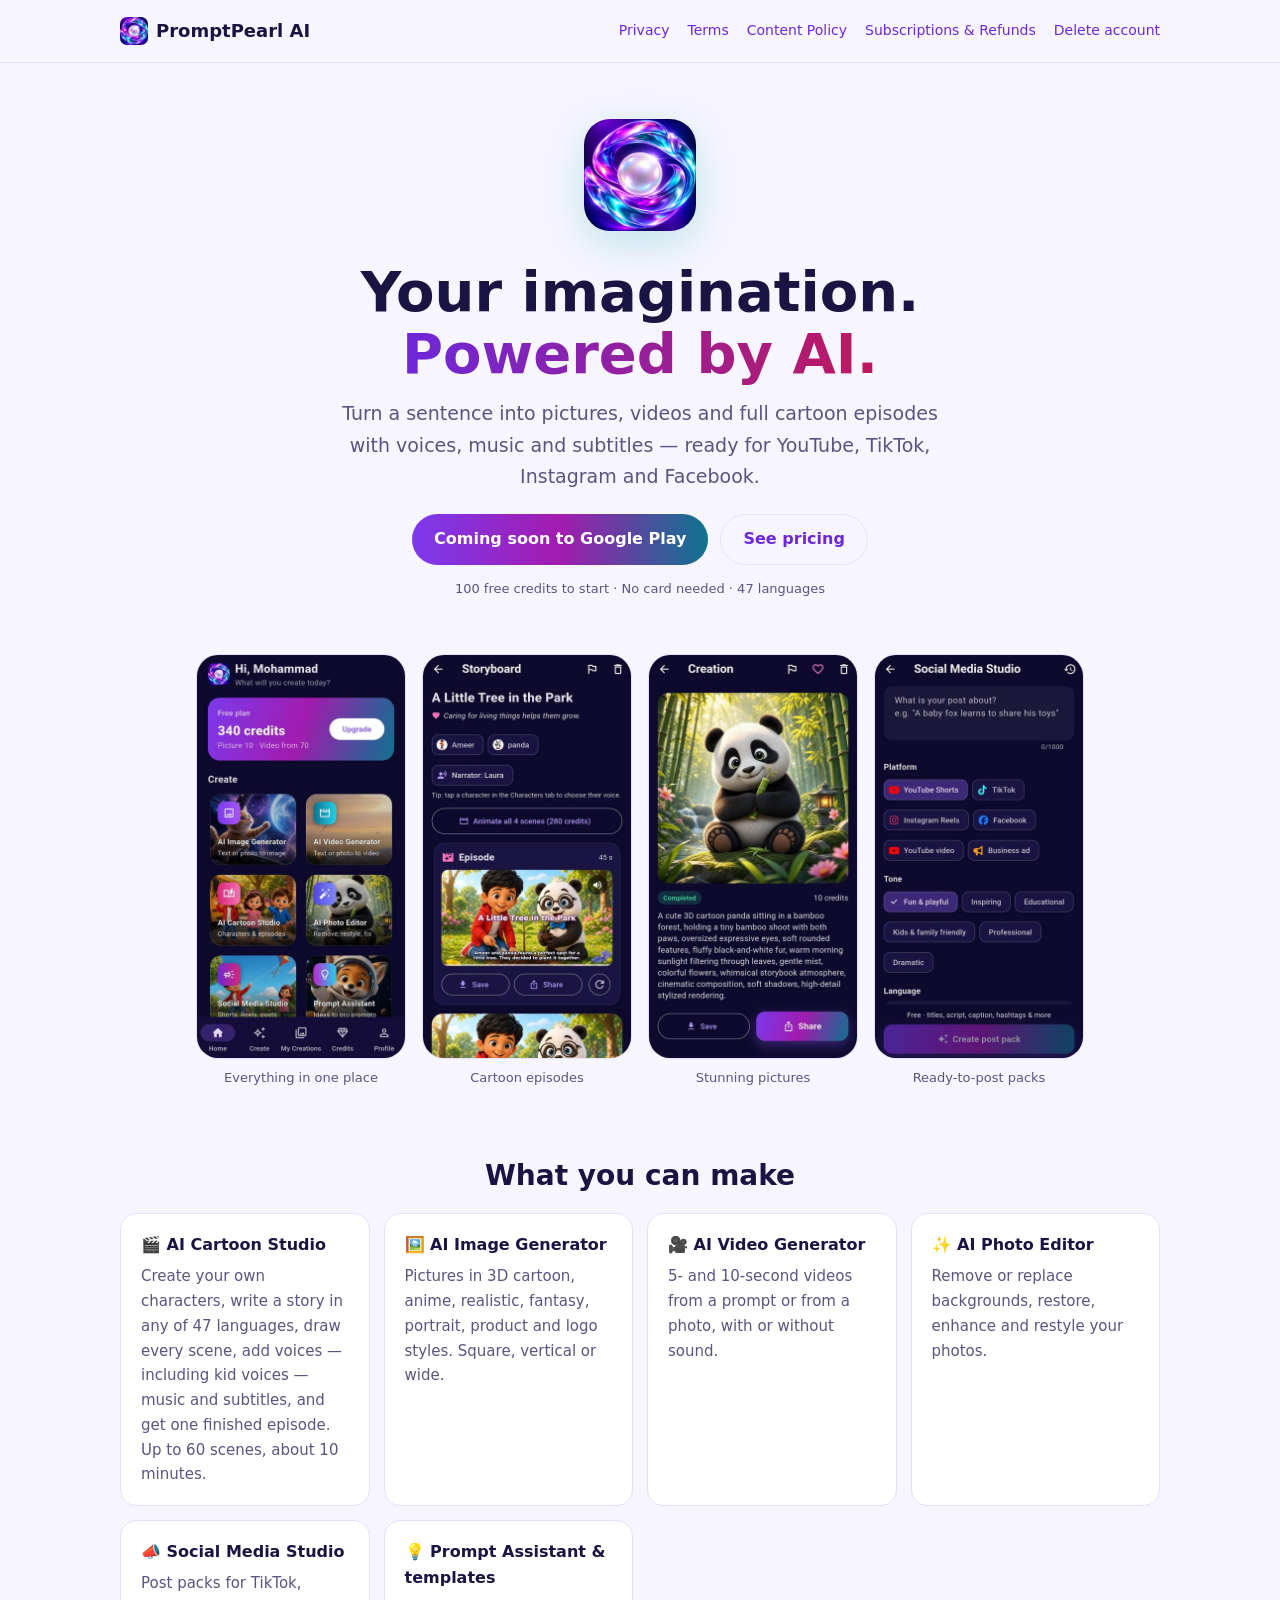
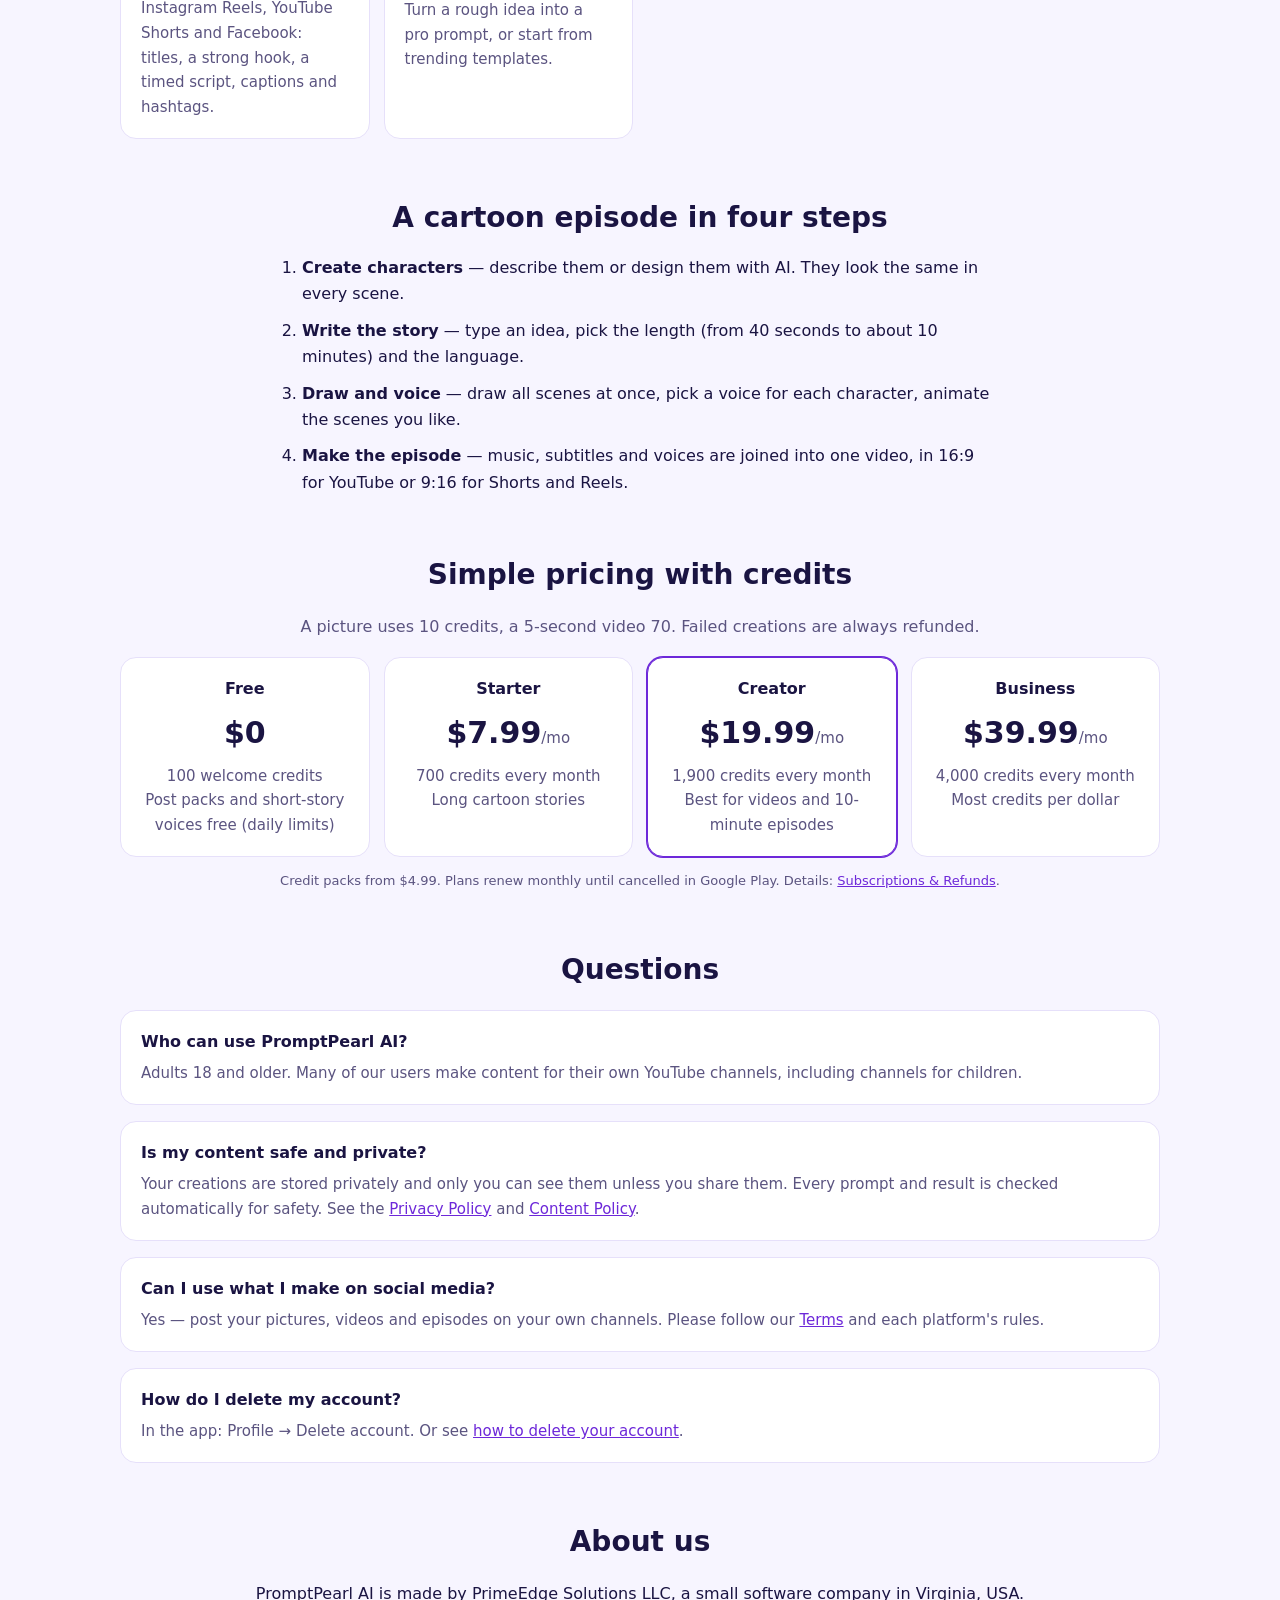
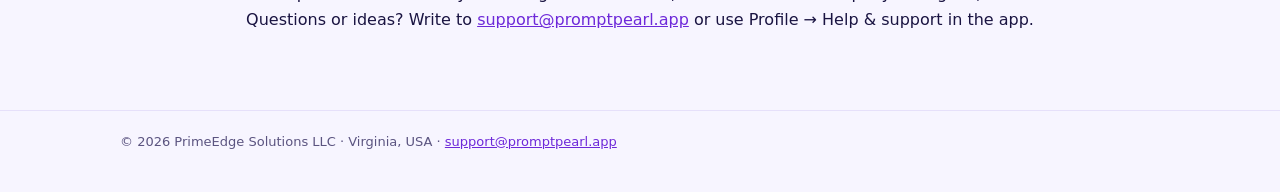
<file: index.html>
<!doctype html>
<html lang="en"><head><meta charset="utf-8"><meta name="viewport" content="width=device-width,initial-scale=1">
<title>Pictures, videos and cartoon episodes with AI · PromptPearl AI</title><meta name="description" content="PromptPearl AI turns your ideas into pictures, videos, cartoon episodes with voices and music, and ready-to-post social media packs — in 47 languages.">
<link rel="icon" href="img/favicon.png"><link rel="stylesheet" href="style.css"></head>
<body class="home"><header><div class="wrap"><nav><a class="brand" href="index.html"><img src="img/favicon.png" alt="" width="28" height="28">PromptPearl AI</a><a href="privacy.html">Privacy</a><a href="terms.html">Terms</a><a href="content-policy.html">Content Policy</a><a href="subscriptions.html">Subscriptions & Refunds</a><a href="delete-account.html">Delete account</a></nav></div></header>
<main><div class="wrap">
<section class="hero">
  <img class="logo" src="img/logo.png" alt="PromptPearl AI logo" width="112" height="112">
  <h1>Your imagination.<br><span class="tag">Powered by AI.</span></h1>
  <p class="lead">Turn a sentence into pictures, videos and full cartoon episodes with voices, music and subtitles — ready for YouTube, TikTok, Instagram and Facebook.</p>
  <div class="cta">
    <span class="badge-soon">Coming soon to Google Play</span>
    <a class="btn-ghost" href="#pricing">See pricing</a>
  </div>
  <p class="small">100 free credits to start · No card needed · 47 languages</p>
</section>

<section class="shots" aria-label="App screenshots">
  <figure><img src="img/home.jpg" alt="PromptPearl AI home screen with all creation tools" loading="lazy"><figcaption>Everything in one place</figcaption></figure>
  <figure><img src="img/episode.jpg" alt="A finished cartoon episode with subtitles" loading="lazy"><figcaption>Cartoon episodes</figcaption></figure>
  <figure><img src="img/creation.jpg" alt="An AI picture of a fox explorer" loading="lazy"><figcaption>Stunning pictures</figcaption></figure>
  <figure><img src="img/social.jpg" alt="A TikTok post pack with titles, hook and script" loading="lazy"><figcaption>Ready-to-post packs</figcaption></figure>
</section>

<section>
  <h2 class="center">What you can make</h2>
  <div class="grid">
    <div class="card feat"><b>🎬 AI Cartoon Studio</b><p>Create your own characters, write a story in any of 47 languages, draw every scene, add voices — including kid voices — music and subtitles, and get one finished episode. Up to 60 scenes, about 10 minutes.</p></div>
    <div class="card feat"><b>🖼️ AI Image Generator</b><p>Pictures in 3D cartoon, anime, realistic, fantasy, portrait, product and logo styles. Square, vertical or wide.</p></div>
    <div class="card feat"><b>🎥 AI Video Generator</b><p>5- and 10-second videos from a prompt or from a photo, with or without sound.</p></div>
    <div class="card feat"><b>✨ AI Photo Editor</b><p>Remove or replace backgrounds, restore, enhance and restyle your photos.</p></div>
    <div class="card feat"><b>📣 Social Media Studio</b><p>Post packs for TikTok, Instagram Reels, YouTube Shorts and Facebook: titles, a strong hook, a timed script, captions and hashtags.</p></div>
    <div class="card feat"><b>💡 Prompt Assistant & templates</b><p>Turn a rough idea into a pro prompt, or start from trending templates.</p></div>
  </div>
</section>

<section>
  <h2 class="center">A cartoon episode in four steps</h2>
  <ol class="steps">
    <li><b>Create characters</b> — describe them or design them with AI. They look the same in every scene.</li>
    <li><b>Write the story</b> — type an idea, pick the length (from 40 seconds to about 10 minutes) and the language.</li>
    <li><b>Draw and voice</b> — draw all scenes at once, pick a voice for each character, animate the scenes you like.</li>
    <li><b>Make the episode</b> — music, subtitles and voices are joined into one video, in 16:9 for YouTube or 9:16 for Shorts and Reels.</li>
  </ol>
</section>

<section id="pricing">
  <h2 class="center">Simple pricing with credits</h2>
  <p class="center muted">A picture uses 10 credits, a 5-second video 70. Failed creations are always refunded.</p>
  <div class="grid prices">
    <div class="card price"><b>Free</b><div class="amount">$0</div><p>100 welcome credits<br>Post packs and short-story voices free (daily limits)</p></div>
    <div class="card price"><b>Starter</b><div class="amount">$7.99<span>/mo</span></div><p>700 credits every month<br>Long cartoon stories</p></div>
    <div class="card price best"><b>Creator</b><div class="amount">$19.99<span>/mo</span></div><p>1,900 credits every month<br>Best for videos and 10-minute episodes</p></div>
    <div class="card price"><b>Business</b><div class="amount">$39.99<span>/mo</span></div><p>4,000 credits every month<br>Most credits per dollar</p></div>
  </div>
  <p class="center small">Credit packs from $4.99. Plans renew monthly until cancelled in Google Play. Details: <a href="subscriptions.html">Subscriptions &amp; Refunds</a>.</p>
</section>

<section>
  <h2 class="center">Questions</h2>
  <div class="card"><b>Who can use PromptPearl AI?</b><p>Adults 18 and older. Many of our users make content for their own YouTube channels, including channels for children.</p></div>
  <div class="card"><b>Is my content safe and private?</b><p>Your creations are stored privately and only you can see them unless you share them. Every prompt and result is checked automatically for safety. See the <a href="privacy.html">Privacy Policy</a> and <a href="content-policy.html">Content Policy</a>.</p></div>
  <div class="card"><b>Can I use what I make on social media?</b><p>Yes — post your pictures, videos and episodes on your own channels. Please follow our <a href="terms.html">Terms</a> and each platform's rules.</p></div>
  <div class="card"><b>How do I delete my account?</b><p>In the app: Profile → Delete account. Or see <a href="delete-account.html">how to delete your account</a>.</p></div>
</section>

<section class="about">
  <h2 class="center">About us</h2>
  <p class="center">PromptPearl AI is made by PrimeEdge Solutions LLC, a small software company in Virginia, USA.<br>Questions or ideas? Write to <a href="mailto:support@promptpearl.app">support@promptpearl.app</a> or use Profile → Help &amp; support in the app.</p>
</section>

</div></main>
<footer><div class="wrap">© 2026 PrimeEdge Solutions LLC · Virginia, USA · <a href="mailto:support@promptpearl.app">support@promptpearl.app</a></div></footer>
</body></html>
</file>
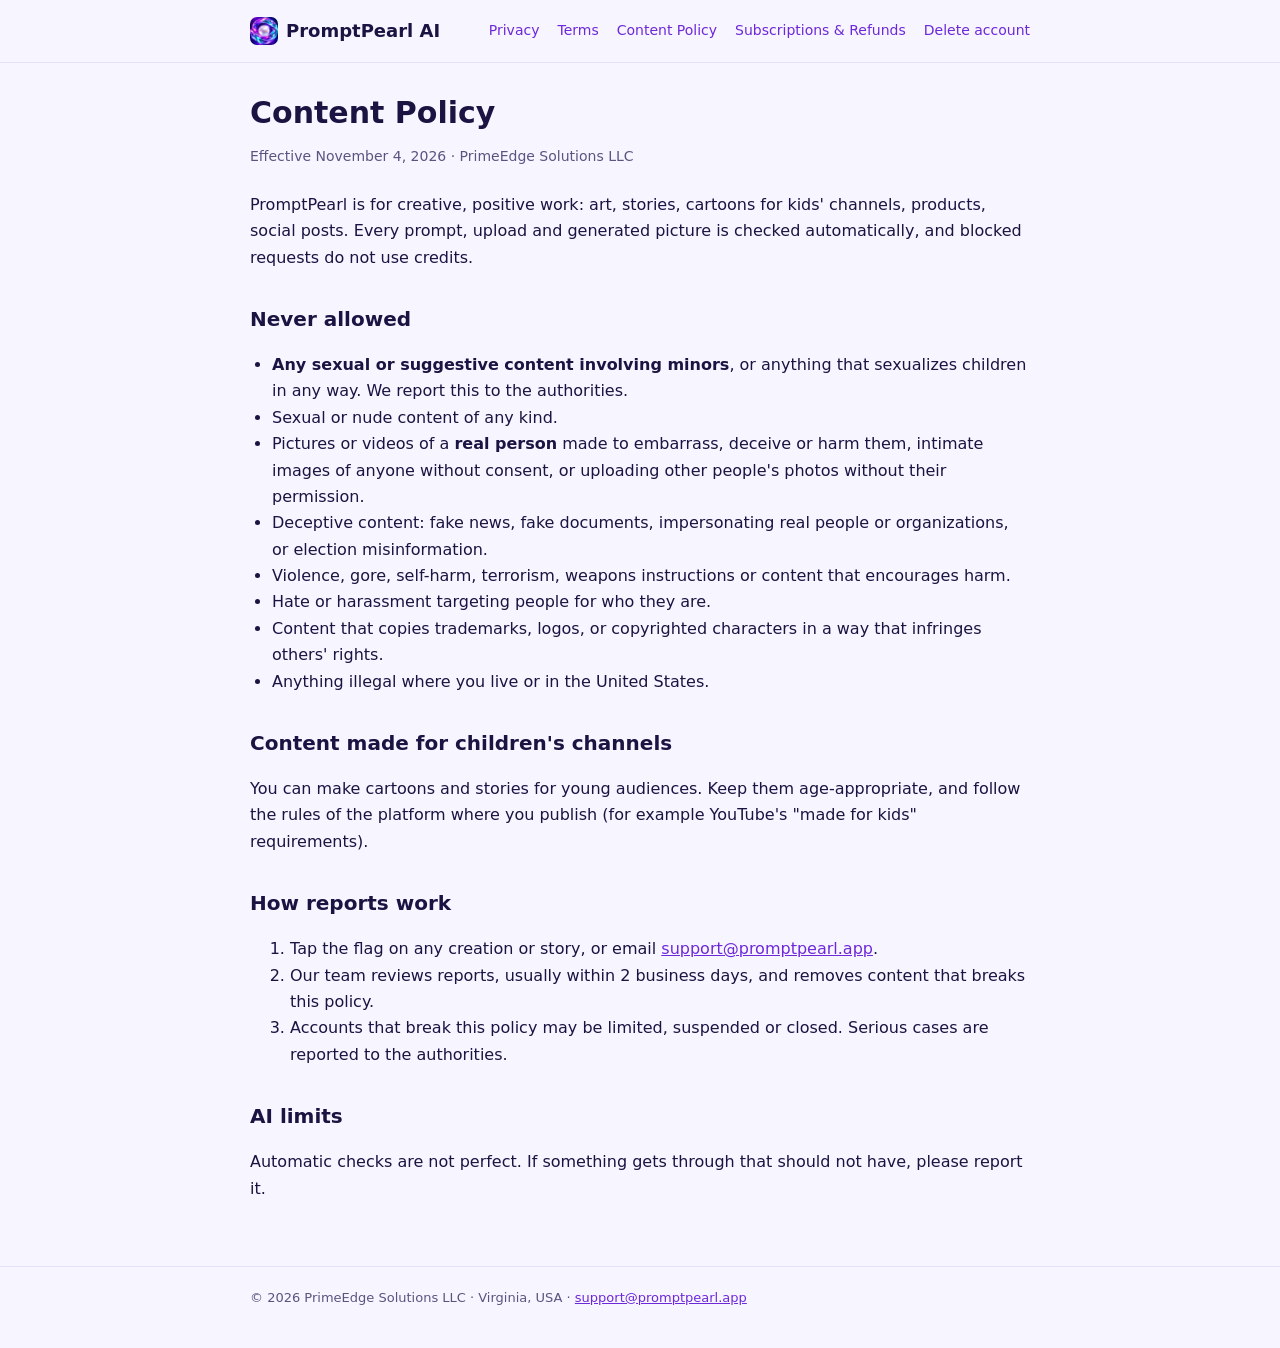
<file: content-policy.html>
<!doctype html>
<html lang="en"><head><meta charset="utf-8"><meta name="viewport" content="width=device-width,initial-scale=1">
<title>Content Policy · PromptPearl AI</title><meta name="description" content="What you can and cannot create with PromptPearl AI, and how reports are handled.">
<link rel="icon" href="img/favicon.png"><link rel="stylesheet" href="style.css"></head>
<body class=""><header><div class="wrap"><nav><a class="brand" href="index.html"><img src="img/favicon.png" alt="" width="28" height="28">PromptPearl AI</a><a href="privacy.html">Privacy</a><a href="terms.html">Terms</a><a href="content-policy.html">Content Policy</a><a href="subscriptions.html">Subscriptions & Refunds</a><a href="delete-account.html">Delete account</a></nav></div></header>
<main><div class="wrap">
<h1>Content Policy</h1>
<p class="meta">Effective November 4, 2026 · PrimeEdge Solutions LLC</p>

<p>PromptPearl is for creative, positive work: art, stories, cartoons for kids' channels, products, social posts. Every prompt, upload and generated picture is checked automatically, and blocked requests do not use credits.</p>

<h2>Never allowed</h2>
<ul>
<li><b>Any sexual or suggestive content involving minors</b>, or anything that sexualizes children in any way. We report this to the authorities.</li>
<li>Sexual or nude content of any kind.</li>
<li>Pictures or videos of a <b>real person</b> made to embarrass, deceive or harm them, intimate images of anyone without consent, or uploading other people's photos without their permission.</li>
<li>Deceptive content: fake news, fake documents, impersonating real people or organizations, or election misinformation.</li>
<li>Violence, gore, self-harm, terrorism, weapons instructions or content that encourages harm.</li>
<li>Hate or harassment targeting people for who they are.</li>
<li>Content that copies trademarks, logos, or copyrighted characters in a way that infringes others' rights.</li>
<li>Anything illegal where you live or in the United States.</li>
</ul>

<h2>Content made for children's channels</h2>
<p>You can make cartoons and stories for young audiences. Keep them age-appropriate, and follow the rules of the platform where you publish (for example YouTube's "made for kids" requirements).</p>

<h2>How reports work</h2>
<ol>
<li>Tap the flag on any creation or story, or email <a href="mailto:support@promptpearl.app">support@promptpearl.app</a>.</li>
<li>Our team reviews reports, usually within 2 business days, and removes content that breaks this policy.</li>
<li>Accounts that break this policy may be limited, suspended or closed. Serious cases are reported to the authorities.</li>
</ol>

<h2>AI limits</h2>
<p>Automatic checks are not perfect. If something gets through that should not have, please report it.</p>

</div></main>
<footer><div class="wrap">© 2026 PrimeEdge Solutions LLC · Virginia, USA · <a href="mailto:support@promptpearl.app">support@promptpearl.app</a></div></footer>
</body></html>
</file>
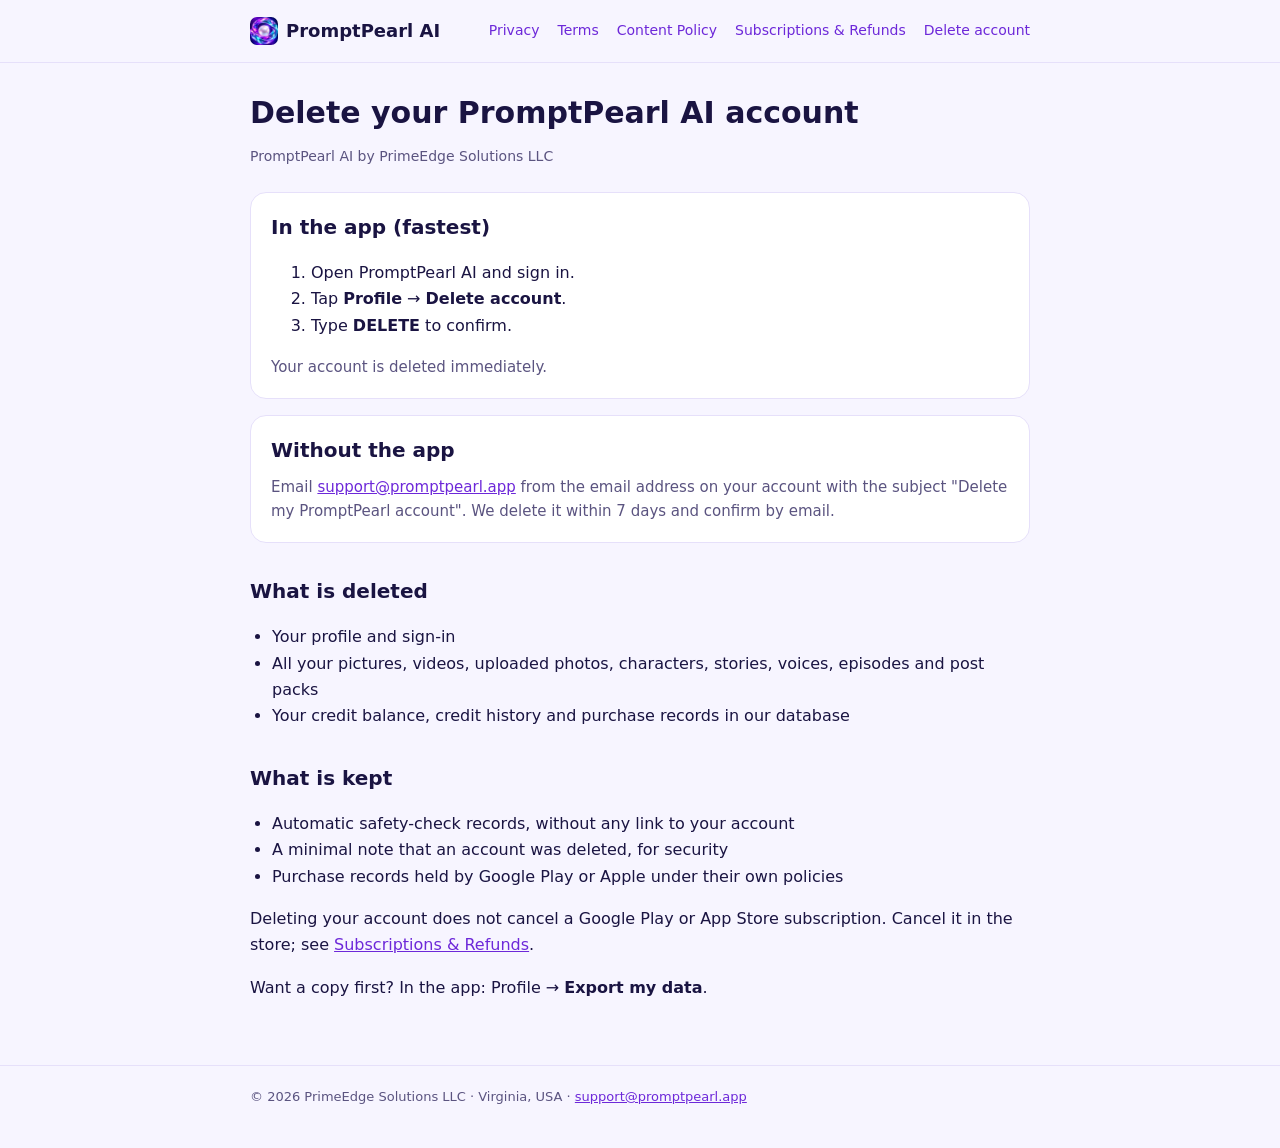
<file: delete-account.html>
<!doctype html>
<html lang="en"><head><meta charset="utf-8"><meta name="viewport" content="width=device-width,initial-scale=1">
<title>Delete your account · PromptPearl AI</title><meta name="description" content="How to delete your PromptPearl AI account and data.">
<link rel="icon" href="img/favicon.png"><link rel="stylesheet" href="style.css"></head>
<body class=""><header><div class="wrap"><nav><a class="brand" href="index.html"><img src="img/favicon.png" alt="" width="28" height="28">PromptPearl AI</a><a href="privacy.html">Privacy</a><a href="terms.html">Terms</a><a href="content-policy.html">Content Policy</a><a href="subscriptions.html">Subscriptions & Refunds</a><a href="delete-account.html">Delete account</a></nav></div></header>
<main><div class="wrap">
<h1>Delete your PromptPearl AI account</h1>
<p class="meta">PromptPearl AI by PrimeEdge Solutions LLC</p>

<div class="card">
<h2 style="margin-top:0">In the app (fastest)</h2>
<ol>
<li>Open PromptPearl AI and sign in.</li>
<li>Tap <b>Profile</b> → <b>Delete account</b>.</li>
<li>Type <b>DELETE</b> to confirm.</li>
</ol>
<p>Your account is deleted immediately.</p>
</div>

<div class="card">
<h2 style="margin-top:0">Without the app</h2>
<p>Email <a href="mailto:support@promptpearl.app?subject=Delete%20my%20PromptPearl%20account">support@promptpearl.app</a> from the email address on your account with the subject "Delete my PromptPearl account". We delete it within 7 days and confirm by email.</p>
</div>

<h2>What is deleted</h2>
<ul>
<li>Your profile and sign-in</li>
<li>All your pictures, videos, uploaded photos, characters, stories, voices, episodes and post packs</li>
<li>Your credit balance, credit history and purchase records in our database</li>
</ul>

<h2>What is kept</h2>
<ul>
<li>Automatic safety-check records, without any link to your account</li>
<li>A minimal note that an account was deleted, for security</li>
<li>Purchase records held by Google Play or Apple under their own policies</li>
</ul>
<p>Deleting your account does not cancel a Google Play or App Store subscription. Cancel it in the store; see <a href="subscriptions.html">Subscriptions &amp; Refunds</a>.</p>
<p>Want a copy first? In the app: Profile → <b>Export my data</b>.</p>

</div></main>
<footer><div class="wrap">© 2026 PrimeEdge Solutions LLC · Virginia, USA · <a href="mailto:support@promptpearl.app">support@promptpearl.app</a></div></footer>
</body></html>
</file>
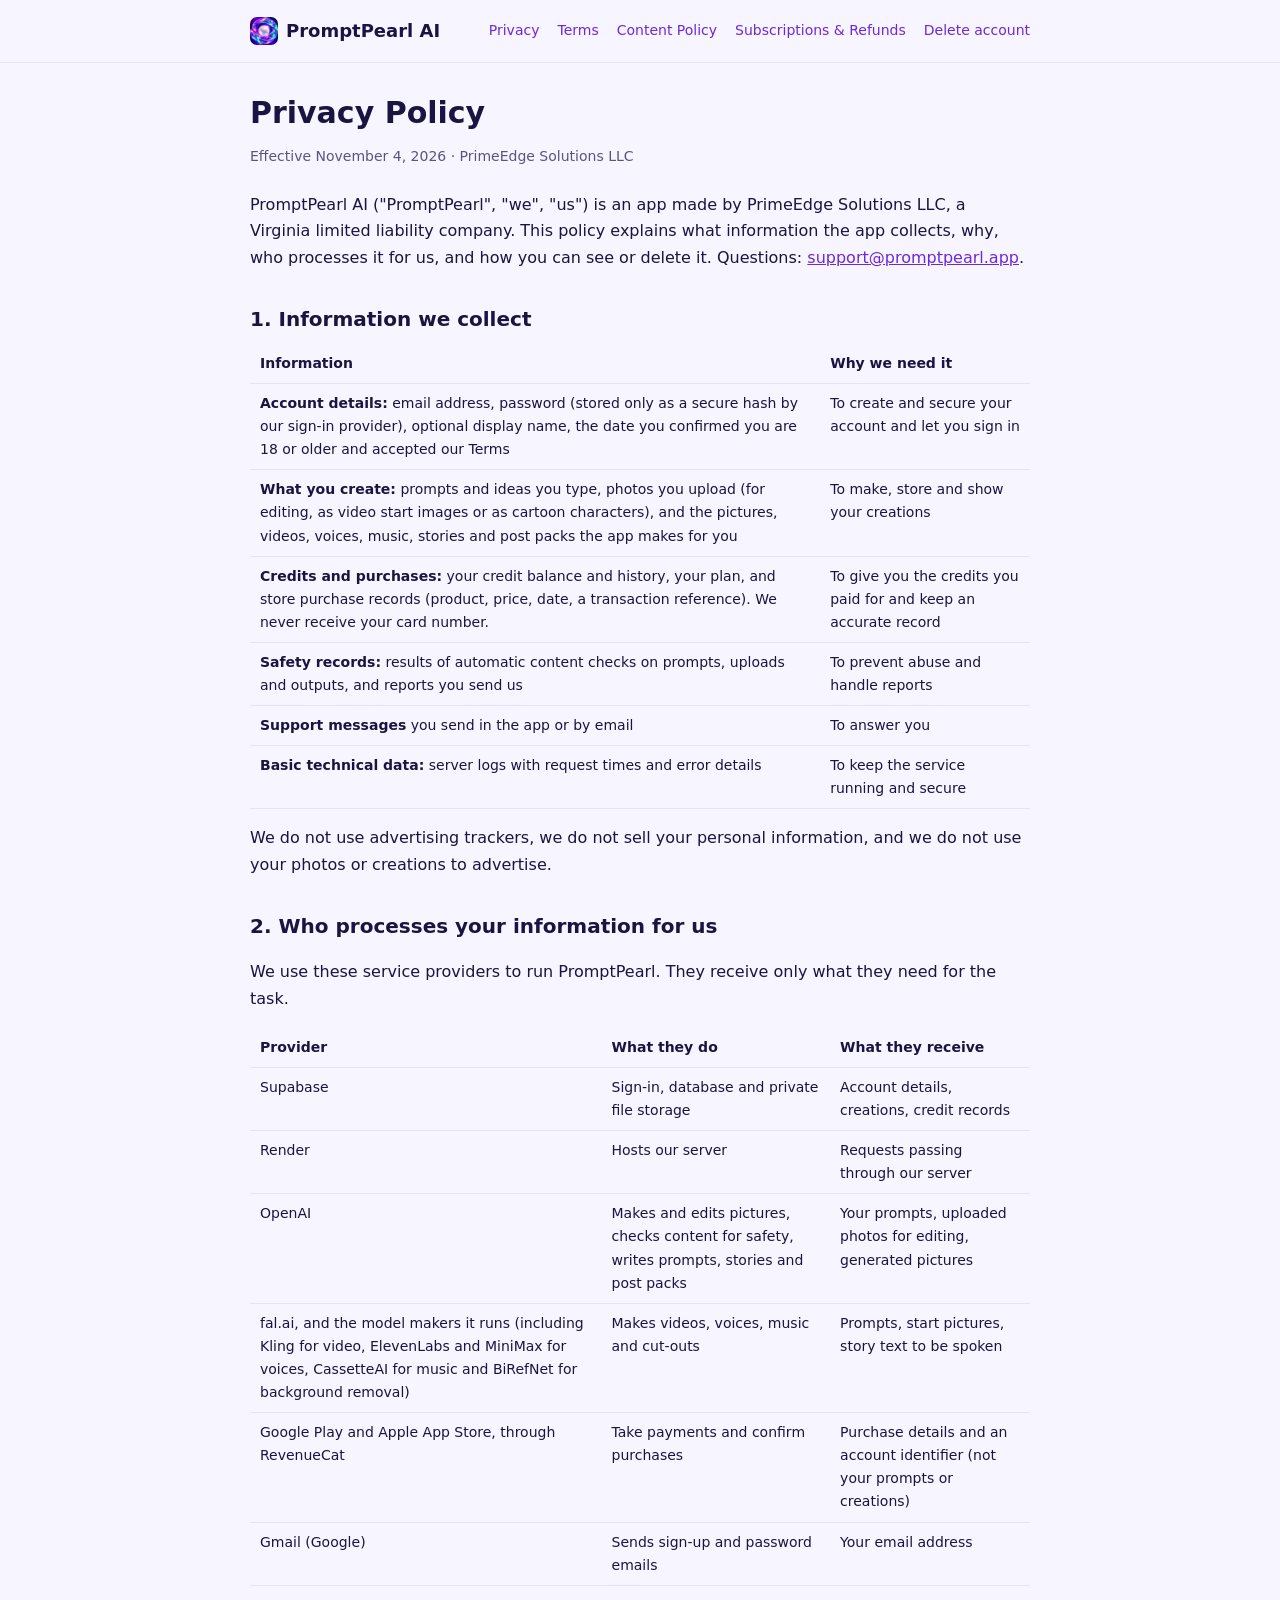
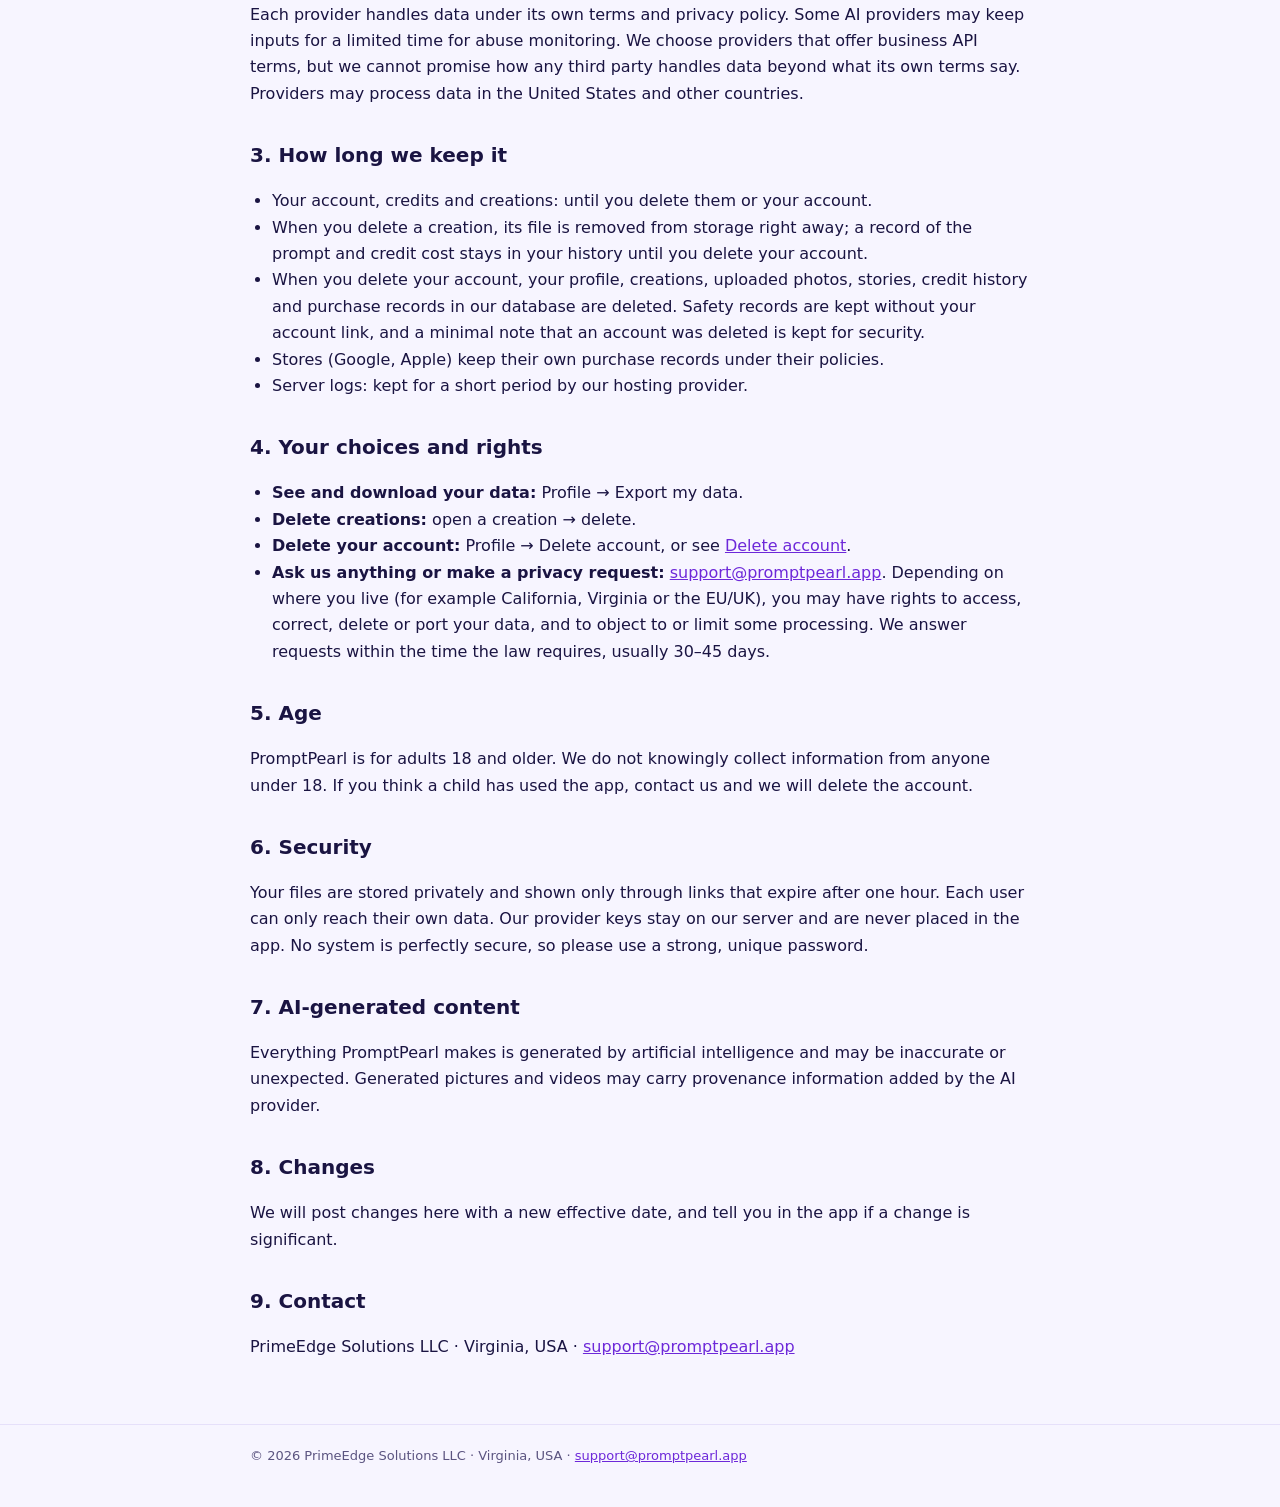
<file: privacy.html>
<!doctype html>
<html lang="en"><head><meta charset="utf-8"><meta name="viewport" content="width=device-width,initial-scale=1">
<title>Privacy Policy · PromptPearl AI</title><meta name="description" content="How PromptPearl AI collects, uses, shares and deletes your information.">
<link rel="icon" href="img/favicon.png"><link rel="stylesheet" href="style.css"></head>
<body class=""><header><div class="wrap"><nav><a class="brand" href="index.html"><img src="img/favicon.png" alt="" width="28" height="28">PromptPearl AI</a><a href="privacy.html">Privacy</a><a href="terms.html">Terms</a><a href="content-policy.html">Content Policy</a><a href="subscriptions.html">Subscriptions & Refunds</a><a href="delete-account.html">Delete account</a></nav></div></header>
<main><div class="wrap">
<h1>Privacy Policy</h1>
<p class="meta">Effective November 4, 2026 · PrimeEdge Solutions LLC</p>

<p>PromptPearl AI ("PromptPearl", "we", "us") is an app made by PrimeEdge Solutions LLC, a Virginia limited liability company. This policy explains what information the app collects, why, who processes it for us, and how you can see or delete it. Questions: <a href="mailto:support@promptpearl.app">support@promptpearl.app</a>.</p>

<h2>1. Information we collect</h2>
<table>
<tr><th>Information</th><th>Why we need it</th></tr>
<tr><td><b>Account details:</b> email address, password (stored only as a secure hash by our sign-in provider), optional display name, the date you confirmed you are 18 or older and accepted our Terms</td><td>To create and secure your account and let you sign in</td></tr>
<tr><td><b>What you create:</b> prompts and ideas you type, photos you upload (for editing, as video start images or as cartoon characters), and the pictures, videos, voices, music, stories and post packs the app makes for you</td><td>To make, store and show your creations</td></tr>
<tr><td><b>Credits and purchases:</b> your credit balance and history, your plan, and store purchase records (product, price, date, a transaction reference). We never receive your card number.</td><td>To give you the credits you paid for and keep an accurate record</td></tr>
<tr><td><b>Safety records:</b> results of automatic content checks on prompts, uploads and outputs, and reports you send us</td><td>To prevent abuse and handle reports</td></tr>
<tr><td><b>Support messages</b> you send in the app or by email</td><td>To answer you</td></tr>
<tr><td><b>Basic technical data:</b> server logs with request times and error details</td><td>To keep the service running and secure</td></tr>
</table>
<p>We do not use advertising trackers, we do not sell your personal information, and we do not use your photos or creations to advertise.</p>

<h2>2. Who processes your information for us</h2>
<p>We use these service providers to run PromptPearl. They receive only what they need for the task.</p>
<table>
<tr><th>Provider</th><th>What they do</th><th>What they receive</th></tr>
<tr><td>Supabase</td><td>Sign-in, database and private file storage</td><td>Account details, creations, credit records</td></tr>
<tr><td>Render</td><td>Hosts our server</td><td>Requests passing through our server</td></tr>
<tr><td>OpenAI</td><td>Makes and edits pictures, checks content for safety, writes prompts, stories and post packs</td><td>Your prompts, uploaded photos for editing, generated pictures</td></tr>
<tr><td>fal.ai, and the model makers it runs (including Kling for video, ElevenLabs and MiniMax for voices, CassetteAI for music and BiRefNet for background removal)</td><td>Makes videos, voices, music and cut-outs</td><td>Prompts, start pictures, story text to be spoken</td></tr>
<tr><td>Google Play and Apple App Store, through RevenueCat</td><td>Take payments and confirm purchases</td><td>Purchase details and an account identifier (not your prompts or creations)</td></tr>
<tr><td>Gmail (Google)</td><td>Sends sign-up and password emails</td><td>Your email address</td></tr>
</table>
<p>Each provider handles data under its own terms and privacy policy. Some AI providers may keep inputs for a limited time for abuse monitoring. We choose providers that offer business API terms, but we cannot promise how any third party handles data beyond what its own terms say. Providers may process data in the United States and other countries.</p>

<h2>3. How long we keep it</h2>
<ul>
<li>Your account, credits and creations: until you delete them or your account.</li>
<li>When you delete a creation, its file is removed from storage right away; a record of the prompt and credit cost stays in your history until you delete your account.</li>
<li>When you delete your account, your profile, creations, uploaded photos, stories, credit history and purchase records in our database are deleted. Safety records are kept without your account link, and a minimal note that an account was deleted is kept for security.</li>
<li>Stores (Google, Apple) keep their own purchase records under their policies.</li>
<li>Server logs: kept for a short period by our hosting provider.</li>
</ul>

<h2>4. Your choices and rights</h2>
<ul>
<li><b>See and download your data:</b> Profile → Export my data.</li>
<li><b>Delete creations:</b> open a creation → delete.</li>
<li><b>Delete your account:</b> Profile → Delete account, or see <a href="delete-account.html">Delete account</a>.</li>
<li><b>Ask us anything or make a privacy request:</b> <a href="mailto:support@promptpearl.app">support@promptpearl.app</a>. Depending on where you live (for example California, Virginia or the EU/UK), you may have rights to access, correct, delete or port your data, and to object to or limit some processing. We answer requests within the time the law requires, usually 30–45 days.</li>
</ul>

<h2>5. Age</h2>
<p>PromptPearl is for adults 18 and older. We do not knowingly collect information from anyone under 18. If you think a child has used the app, contact us and we will delete the account.</p>

<h2>6. Security</h2>
<p>Your files are stored privately and shown only through links that expire after one hour. Each user can only reach their own data. Our provider keys stay on our server and are never placed in the app. No system is perfectly secure, so please use a strong, unique password.</p>

<h2>7. AI-generated content</h2>
<p>Everything PromptPearl makes is generated by artificial intelligence and may be inaccurate or unexpected. Generated pictures and videos may carry provenance information added by the AI provider.</p>

<h2>8. Changes</h2>
<p>We will post changes here with a new effective date, and tell you in the app if a change is significant.</p>

<h2>9. Contact</h2>
<p>PrimeEdge Solutions LLC · Virginia, USA · <a href="mailto:support@promptpearl.app">support@promptpearl.app</a></p>

</div></main>
<footer><div class="wrap">© 2026 PrimeEdge Solutions LLC · Virginia, USA · <a href="mailto:support@promptpearl.app">support@promptpearl.app</a></div></footer>
</body></html>
</file>
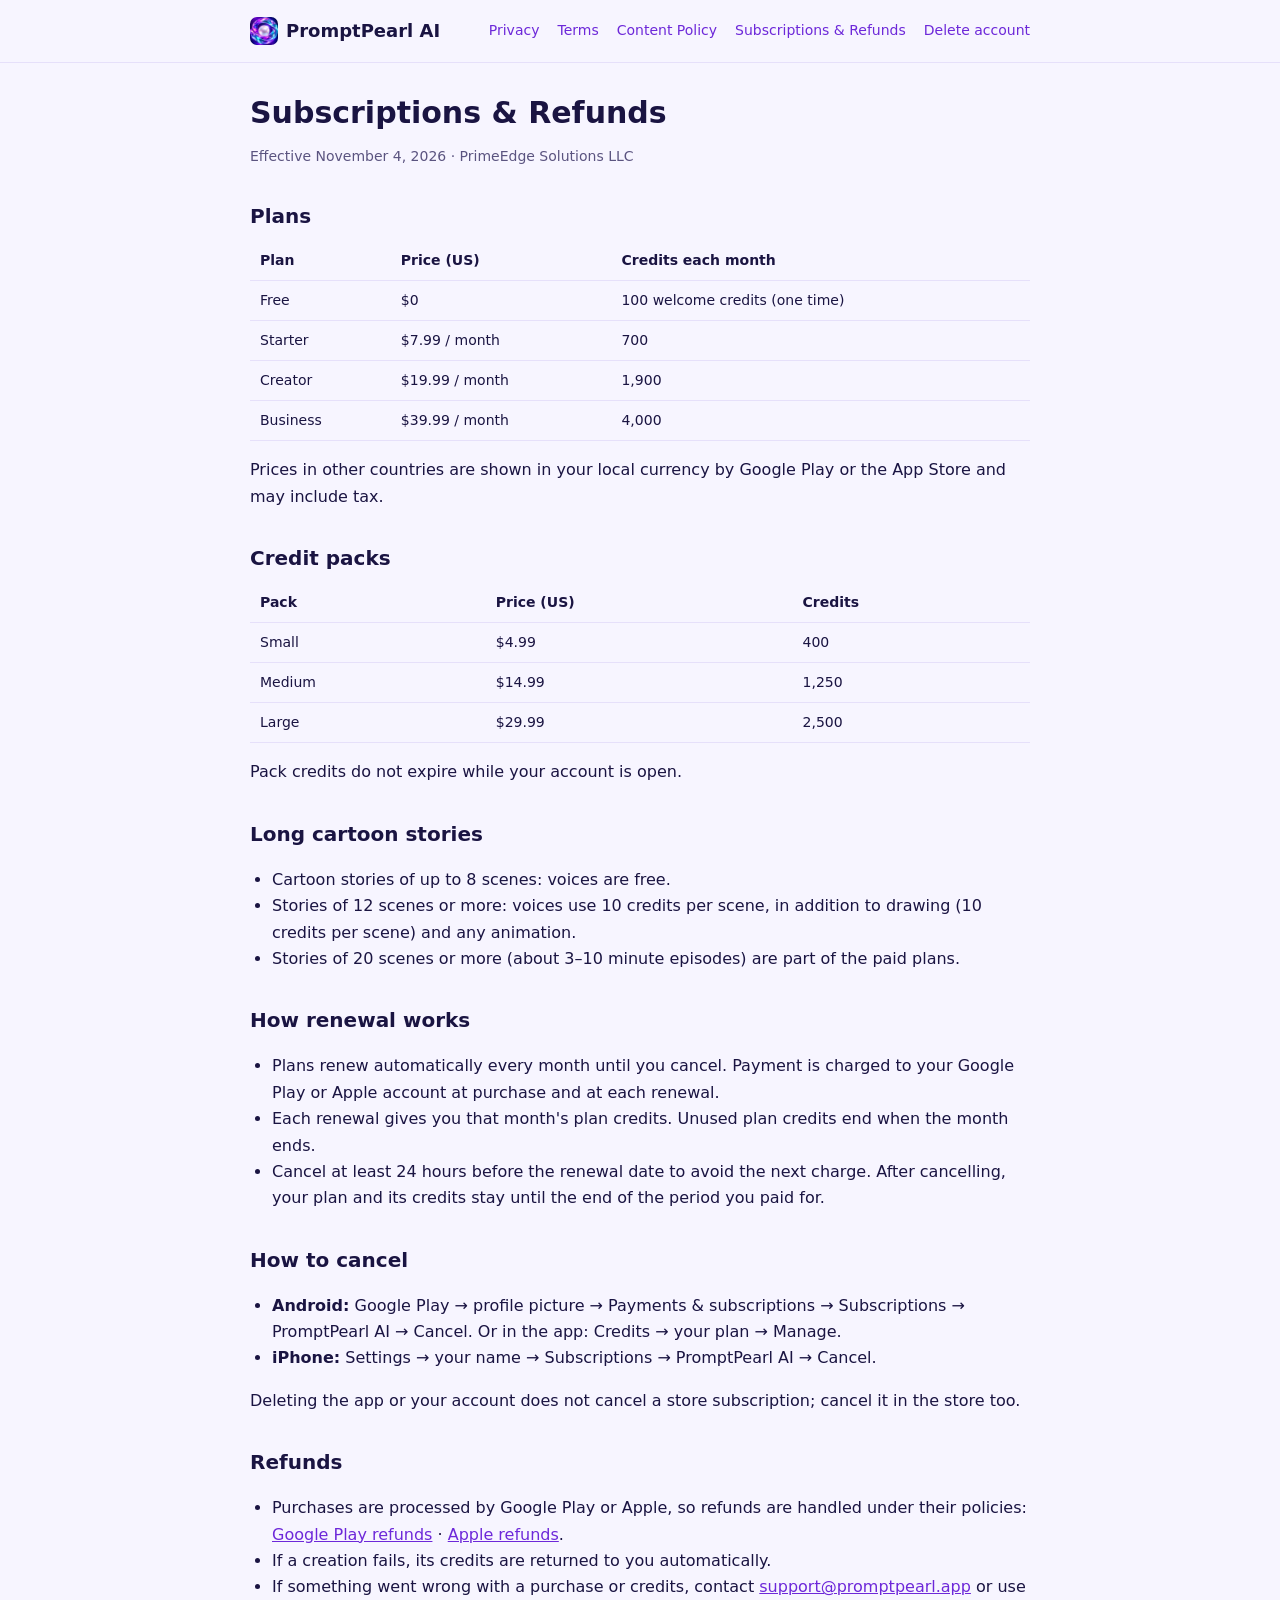
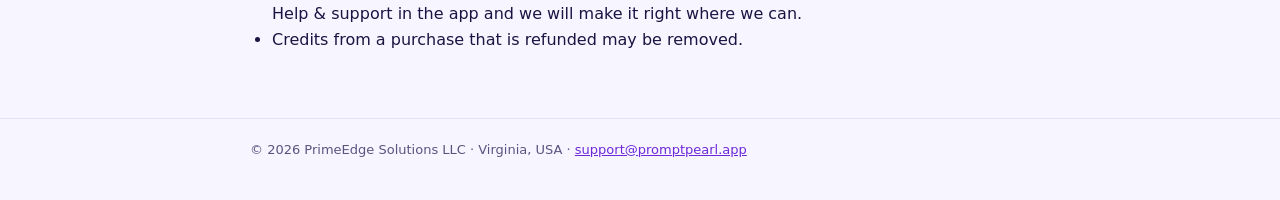
<file: subscriptions.html>
<!doctype html>
<html lang="en"><head><meta charset="utf-8"><meta name="viewport" content="width=device-width,initial-scale=1">
<title>Subscriptions & Refunds · PromptPearl AI</title><meta name="description" content="PromptPearl AI plans, credit packs, renewals, cancellation and refunds.">
<link rel="icon" href="img/favicon.png"><link rel="stylesheet" href="style.css"></head>
<body class=""><header><div class="wrap"><nav><a class="brand" href="index.html"><img src="img/favicon.png" alt="" width="28" height="28">PromptPearl AI</a><a href="privacy.html">Privacy</a><a href="terms.html">Terms</a><a href="content-policy.html">Content Policy</a><a href="subscriptions.html">Subscriptions & Refunds</a><a href="delete-account.html">Delete account</a></nav></div></header>
<main><div class="wrap">
<h1>Subscriptions &amp; Refunds</h1>
<p class="meta">Effective November 4, 2026 · PrimeEdge Solutions LLC</p>

<h2>Plans</h2>
<table>
<tr><th>Plan</th><th>Price (US)</th><th>Credits each month</th></tr>
<tr><td>Free</td><td>$0</td><td>100 welcome credits (one time)</td></tr>
<tr><td>Starter</td><td>$7.99 / month</td><td>700</td></tr>
<tr><td>Creator</td><td>$19.99 / month</td><td>1,900</td></tr>
<tr><td>Business</td><td>$39.99 / month</td><td>4,000</td></tr>
</table>
<p>Prices in other countries are shown in your local currency by Google Play or the App Store and may include tax.</p>

<h2>Credit packs</h2>
<table>
<tr><th>Pack</th><th>Price (US)</th><th>Credits</th></tr>
<tr><td>Small</td><td>$4.99</td><td>400</td></tr>
<tr><td>Medium</td><td>$14.99</td><td>1,250</td></tr>
<tr><td>Large</td><td>$29.99</td><td>2,500</td></tr>
</table>
<p>Pack credits do not expire while your account is open.</p>

<h2>Long cartoon stories</h2>
<ul>
<li>Cartoon stories of up to 8 scenes: voices are free.</li>
<li>Stories of 12 scenes or more: voices use 10 credits per scene, in addition to drawing (10 credits per scene) and any animation.</li>
<li>Stories of 20 scenes or more (about 3–10 minute episodes) are part of the paid plans.</li>
</ul>

<h2>How renewal works</h2>
<ul>
<li>Plans renew automatically every month until you cancel. Payment is charged to your Google Play or Apple account at purchase and at each renewal.</li>
<li>Each renewal gives you that month's plan credits. Unused plan credits end when the month ends.</li>
<li>Cancel at least 24 hours before the renewal date to avoid the next charge. After cancelling, your plan and its credits stay until the end of the period you paid for.</li>
</ul>

<h2>How to cancel</h2>
<ul>
<li><b>Android:</b> Google Play → profile picture → Payments &amp; subscriptions → Subscriptions → PromptPearl AI → Cancel. Or in the app: Credits → your plan → Manage.</li>
<li><b>iPhone:</b> Settings → your name → Subscriptions → PromptPearl AI → Cancel.</li>
</ul>
<p>Deleting the app or your account does not cancel a store subscription; cancel it in the store too.</p>

<h2>Refunds</h2>
<ul>
<li>Purchases are processed by Google Play or Apple, so refunds are handled under their policies: <a href="https://support.google.com/googleplay/answer/2479637">Google Play refunds</a> · <a href="https://support.apple.com/en-us/118223">Apple refunds</a>.</li>
<li>If a creation fails, its credits are returned to you automatically.</li>
<li>If something went wrong with a purchase or credits, contact <a href="mailto:support@promptpearl.app">support@promptpearl.app</a> or use Help &amp; support in the app and we will make it right where we can.</li>
<li>Credits from a purchase that is refunded may be removed.</li>
</ul>

</div></main>
<footer><div class="wrap">© 2026 PrimeEdge Solutions LLC · Virginia, USA · <a href="mailto:support@promptpearl.app">support@promptpearl.app</a></div></footer>
</body></html>
</file>
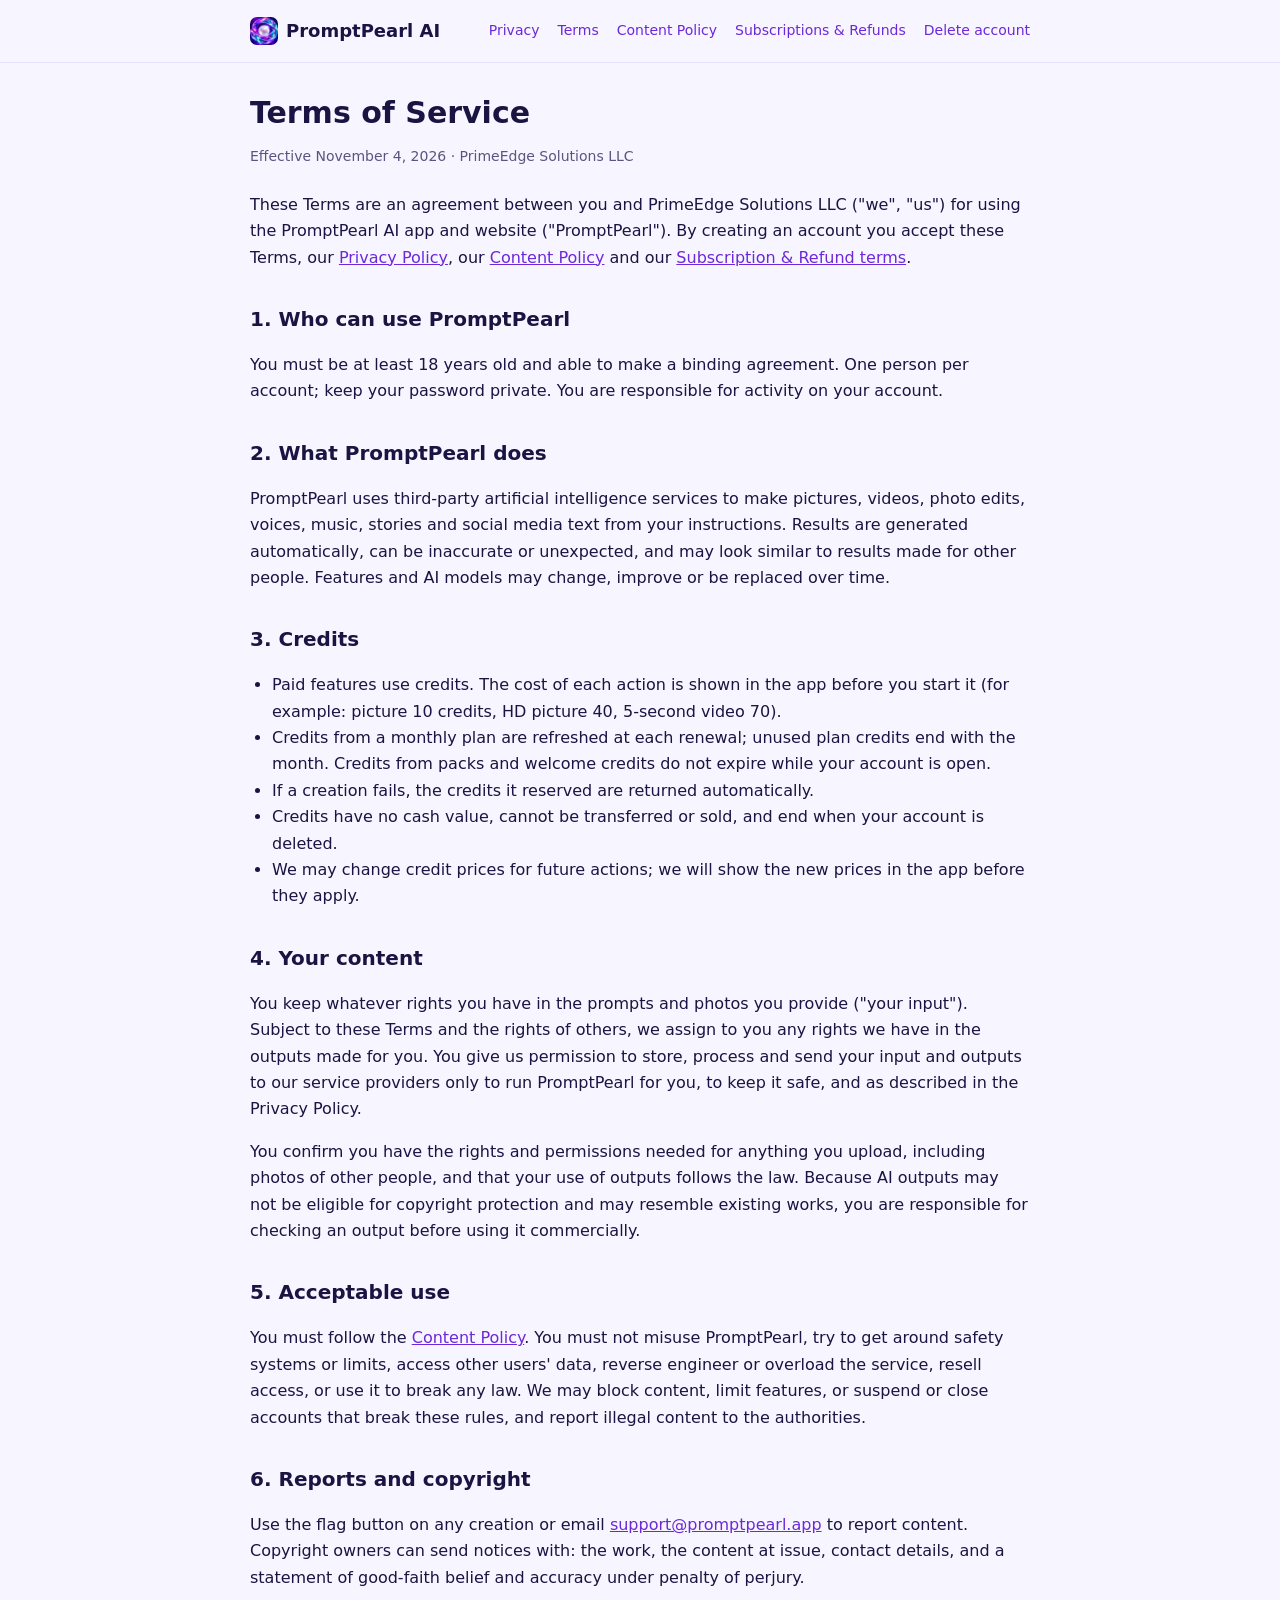
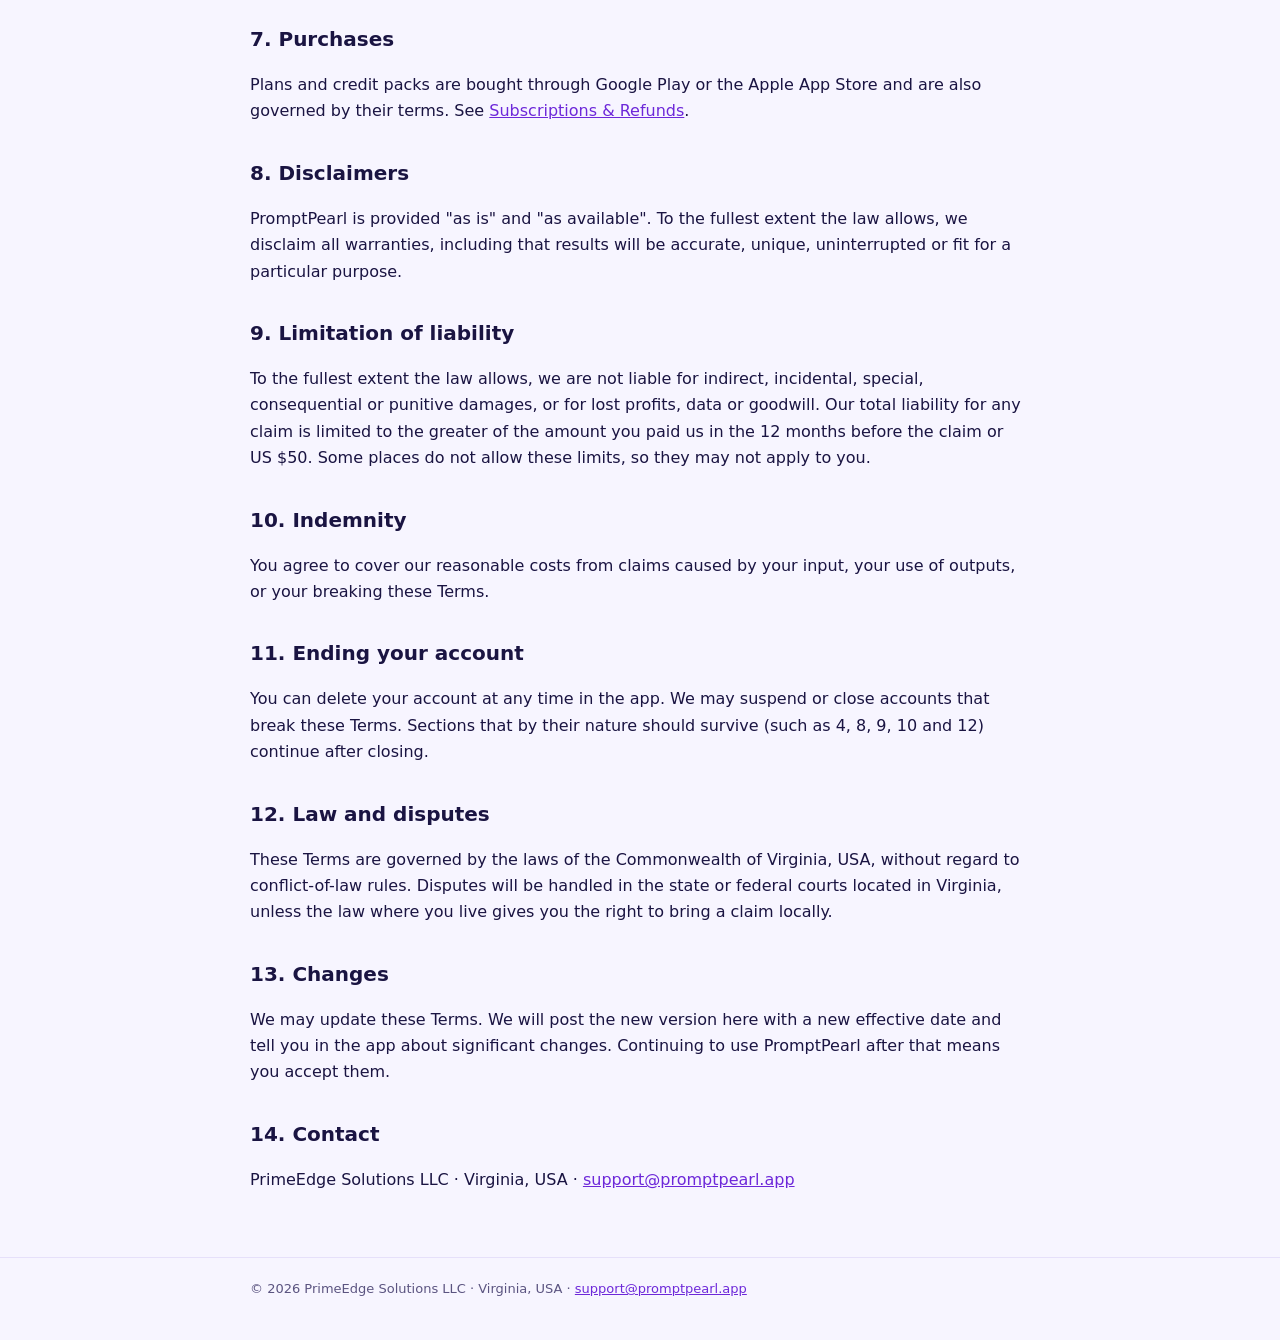
<file: terms.html>
<!doctype html>
<html lang="en"><head><meta charset="utf-8"><meta name="viewport" content="width=device-width,initial-scale=1">
<title>Terms of Service · PromptPearl AI</title><meta name="description" content="The rules for using PromptPearl AI, credits, plans and AI-generated content.">
<link rel="icon" href="img/favicon.png"><link rel="stylesheet" href="style.css"></head>
<body class=""><header><div class="wrap"><nav><a class="brand" href="index.html"><img src="img/favicon.png" alt="" width="28" height="28">PromptPearl AI</a><a href="privacy.html">Privacy</a><a href="terms.html">Terms</a><a href="content-policy.html">Content Policy</a><a href="subscriptions.html">Subscriptions & Refunds</a><a href="delete-account.html">Delete account</a></nav></div></header>
<main><div class="wrap">
<h1>Terms of Service</h1>
<p class="meta">Effective November 4, 2026 · PrimeEdge Solutions LLC</p>

<p>These Terms are an agreement between you and PrimeEdge Solutions LLC ("we", "us") for using the PromptPearl AI app and website ("PromptPearl"). By creating an account you accept these Terms, our <a href="privacy.html">Privacy Policy</a>, our <a href="content-policy.html">Content Policy</a> and our <a href="subscriptions.html">Subscription &amp; Refund terms</a>.</p>

<h2>1. Who can use PromptPearl</h2>
<p>You must be at least 18 years old and able to make a binding agreement. One person per account; keep your password private. You are responsible for activity on your account.</p>

<h2>2. What PromptPearl does</h2>
<p>PromptPearl uses third-party artificial intelligence services to make pictures, videos, photo edits, voices, music, stories and social media text from your instructions. Results are generated automatically, can be inaccurate or unexpected, and may look similar to results made for other people. Features and AI models may change, improve or be replaced over time.</p>

<h2>3. Credits</h2>
<ul>
<li>Paid features use credits. The cost of each action is shown in the app before you start it (for example: picture 10 credits, HD picture 40, 5-second video 70).</li>
<li>Credits from a monthly plan are refreshed at each renewal; unused plan credits end with the month. Credits from packs and welcome credits do not expire while your account is open.</li>
<li>If a creation fails, the credits it reserved are returned automatically.</li>
<li>Credits have no cash value, cannot be transferred or sold, and end when your account is deleted.</li>
<li>We may change credit prices for future actions; we will show the new prices in the app before they apply.</li>
</ul>

<h2>4. Your content</h2>
<p>You keep whatever rights you have in the prompts and photos you provide ("your input"). Subject to these Terms and the rights of others, we assign to you any rights we have in the outputs made for you. You give us permission to store, process and send your input and outputs to our service providers only to run PromptPearl for you, to keep it safe, and as described in the Privacy Policy.</p>
<p>You confirm you have the rights and permissions needed for anything you upload, including photos of other people, and that your use of outputs follows the law. Because AI outputs may not be eligible for copyright protection and may resemble existing works, you are responsible for checking an output before using it commercially.</p>

<h2>5. Acceptable use</h2>
<p>You must follow the <a href="content-policy.html">Content Policy</a>. You must not misuse PromptPearl, try to get around safety systems or limits, access other users' data, reverse engineer or overload the service, resell access, or use it to break any law. We may block content, limit features, or suspend or close accounts that break these rules, and report illegal content to the authorities.</p>

<h2>6. Reports and copyright</h2>
<p>Use the flag button on any creation or email <a href="mailto:support@promptpearl.app">support@promptpearl.app</a> to report content. Copyright owners can send notices with: the work, the content at issue, contact details, and a statement of good-faith belief and accuracy under penalty of perjury.</p>

<h2>7. Purchases</h2>
<p>Plans and credit packs are bought through Google Play or the Apple App Store and are also governed by their terms. See <a href="subscriptions.html">Subscriptions &amp; Refunds</a>.</p>

<h2>8. Disclaimers</h2>
<p>PromptPearl is provided "as is" and "as available". To the fullest extent the law allows, we disclaim all warranties, including that results will be accurate, unique, uninterrupted or fit for a particular purpose.</p>

<h2>9. Limitation of liability</h2>
<p>To the fullest extent the law allows, we are not liable for indirect, incidental, special, consequential or punitive damages, or for lost profits, data or goodwill. Our total liability for any claim is limited to the greater of the amount you paid us in the 12 months before the claim or US $50. Some places do not allow these limits, so they may not apply to you.</p>

<h2>10. Indemnity</h2>
<p>You agree to cover our reasonable costs from claims caused by your input, your use of outputs, or your breaking these Terms.</p>

<h2>11. Ending your account</h2>
<p>You can delete your account at any time in the app. We may suspend or close accounts that break these Terms. Sections that by their nature should survive (such as 4, 8, 9, 10 and 12) continue after closing.</p>

<h2>12. Law and disputes</h2>
<p>These Terms are governed by the laws of the Commonwealth of Virginia, USA, without regard to conflict-of-law rules. Disputes will be handled in the state or federal courts located in Virginia, unless the law where you live gives you the right to bring a claim locally.</p>

<h2>13. Changes</h2>
<p>We may update these Terms. We will post the new version here with a new effective date and tell you in the app about significant changes. Continuing to use PromptPearl after that means you accept them.</p>

<h2>14. Contact</h2>
<p>PrimeEdge Solutions LLC · Virginia, USA · <a href="mailto:support@promptpearl.app">support@promptpearl.app</a></p>

</div></main>
<footer><div class="wrap">© 2026 PrimeEdge Solutions LLC · Virginia, USA · <a href="mailto:support@promptpearl.app">support@promptpearl.app</a></div></footer>
</body></html>
</file>
<file: style.css>
:root{--bg:#0e0a2e;--card:#1a1442;--text:#f5f3ff;--muted:#bdb3e6;--accent:#b79bff;--pink:#f472b6;--line:#2c2366}
@media (prefers-color-scheme: light){:root{--bg:#f7f5ff;--card:#ffffff;--text:#1a1442;--muted:#5b5480;--accent:#6d28d9;--pink:#be185d;--line:#e6e0fa}}
*{box-sizing:border-box}
body{margin:0;background:var(--bg);color:var(--text);font:16px/1.65 system-ui,-apple-system,"Segoe UI",Roboto,sans-serif}
a{color:var(--accent)}
header{border-bottom:1px solid var(--line)}
.wrap{max-width:820px;margin:0 auto;padding:0 20px}
nav{display:flex;flex-wrap:wrap;gap:6px 18px;align-items:center;padding:16px 0}
nav .brand{font-weight:800;font-size:18px;color:var(--text);text-decoration:none;margin-right:auto}
nav a{text-decoration:none;font-size:14px}
main{padding:32px 0 48px}
h1{font-size:30px;line-height:1.2;margin:0 0 6px}
h2{font-size:20px;margin:32px 0 8px}
.meta{color:var(--muted);font-size:14px;margin-bottom:24px}
.card{background:var(--card);border:1px solid var(--line);border-radius:16px;padding:18px 20px;margin:16px 0}
table{border-collapse:collapse;width:100%;font-size:14px}
th,td{text-align:left;padding:8px 10px;border-bottom:1px solid var(--line);vertical-align:top}
.tag{background:linear-gradient(90deg,var(--accent),var(--pink));-webkit-background-clip:text;background-clip:text;color:transparent;font-weight:700;font-size:20px}
footer{border-top:1px solid var(--line);color:var(--muted);font-size:13px;padding:20px 0 40px}
ul{padding-left:22px}
nav .brand{display:inline-flex;align-items:center;gap:8px}
nav .brand img{border-radius:7px}
.home .wrap{max-width:1080px}
.home main{padding-top:8px}
.hero{text-align:center;padding:48px 0 24px}
.hero .logo{border-radius:26px;box-shadow:0 12px 40px rgba(20,184,166,.25)}
.hero h1{font-size:clamp(34px,6vw,56px);line-height:1.1;margin:22px 0 14px}
.hero .tag{font-size:inherit}
.lead{font-size:19px;color:var(--muted);max-width:640px;margin:0 auto 22px}
.cta{display:flex;gap:12px;justify-content:center;flex-wrap:wrap;margin-bottom:10px}
.badge-soon{background:linear-gradient(90deg,#7c3aed,#a21caf,#0e7490);color:#fff;font-weight:700;padding:12px 22px;border-radius:999px}
.btn-ghost{border:1px solid var(--line);padding:11px 22px;border-radius:999px;text-decoration:none;font-weight:600}
.small{font-size:13px;color:var(--muted)}
.muted{color:var(--muted)}
.center{text-align:center}
.shots{display:flex;gap:16px;overflow-x:auto;padding:18px 4px 8px;scroll-snap-type:x mandatory;justify-content:safe center}
.shots figure{margin:0;flex:0 0 210px;scroll-snap-align:center;text-align:center}
.shots img{width:100%;border-radius:22px;border:1px solid var(--line);display:block}
.shots figcaption{font-size:13px;color:var(--muted);margin-top:8px}
.home h2{font-size:28px;margin:56px 0 14px}
.grid{display:grid;grid-template-columns:repeat(auto-fit,minmax(240px,1fr));gap:14px}
.grid .card{margin:0}
.feat p,.price p,.card p{margin:6px 0 0;color:var(--muted);font-size:15px}
.steps{max-width:720px;margin:0 auto;padding-left:22px}
.steps li{margin:10px 0}
.price{text-align:center}
.price .amount{font-size:30px;font-weight:800;margin:6px 0}
.price .amount span{font-size:15px;color:var(--muted);font-weight:500}
.price.best{border-color:var(--accent);box-shadow:0 0 0 1px var(--accent)}
.about{padding-bottom:12px}
@media (max-width:600px){.home h2{font-size:23px}.lead{font-size:17px}}
</file>
